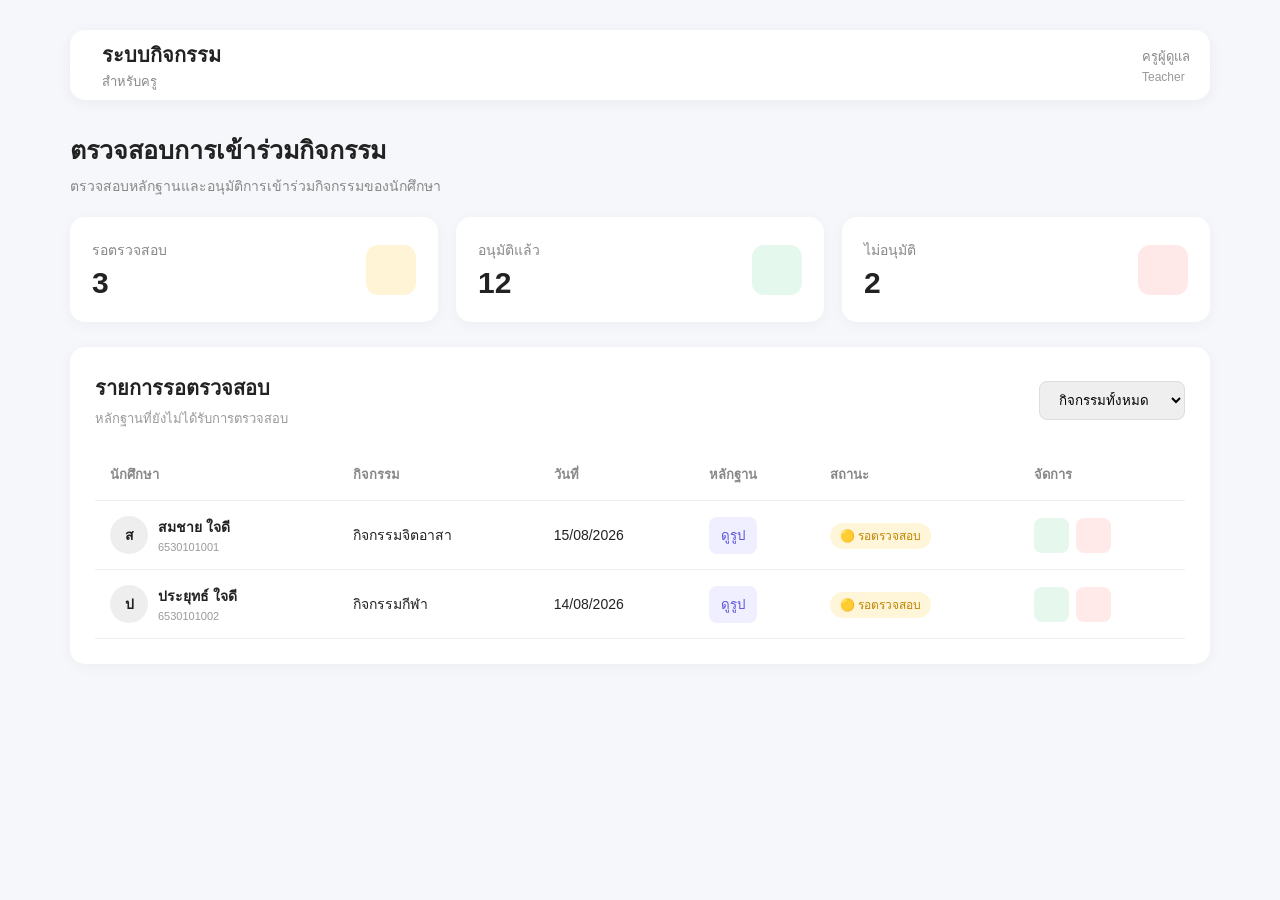
<file: index.html>
<!DOCTYPE html>
<html lang="th">

<head>
    <meta charset="UTF-8">
    <meta name="viewport" content="width=device-width, initial-scale=1.0">

    <title>หน้าครู | ระบบกิจกรรม</title>

    <link rel="stylesheet" href="teacher.css">

    <!-- Flaticon -->
    <link rel="stylesheet"
        href="https://cdn-uicons.flaticon.com/4.0.0/uicons-regular-rounded/css/uicons-regular-rounded.css">
</head>

<body>

    <div class="container">

        <!-- Header -->
        <header class="header">

            <div class="header-left">
                <i class="fi fi-rr-graduation-cap"></i>

                <div>
                    <h1>ระบบกิจกรรม</h1>
                    <p>สำหรับครู</p>
                </div>
            </div>

            <div class="teacher-info">
                <i class="fi fi-rr-user"></i>

                <div>
                    <p>ครูผู้ดูแล</p>
                    <span>Teacher</span>
                </div>
            </div>

        </header>


        <!-- Title -->
        <div class="page-title">

            <div>
                <h2>ตรวจสอบการเข้าร่วมกิจกรรม</h2>

                <p>
                    ตรวจสอบหลักฐานและอนุมัติการเข้าร่วมกิจกรรมของนักศึกษา
                </p>
            </div>

        </div>


        <!-- Statistics -->
        <div class="stats">

            <div class="stat-box">

                <div>
                    <p>รอตรวจสอบ</p>
                    <h2>3</h2>
                </div>

                <div class="stat-icon waiting">
                    <i class="fi fi-rr-time-past"></i>
                </div>

            </div>


            <div class="stat-box">

                <div>
                    <p>อนุมัติแล้ว</p>
                    <h2>12</h2>
                </div>

                <div class="stat-icon approved">
                    <i class="fi fi-rr-check-circle"></i>
                </div>

            </div>


            <div class="stat-box">

                <div>
                    <p>ไม่อนุมัติ</p>
                    <h2>2</h2>
                </div>

                <div class="stat-icon rejected">
                    <i class="fi fi-rr-cross-circle"></i>
                </div>

            </div>

        </div>


        <!-- Pending -->
        <section class="content-box">

            <div class="content-header">

                <div>
                    <h2>รายการรอตรวจสอบ</h2>

                    <p>
                        หลักฐานที่ยังไม่ได้รับการตรวจสอบ
                    </p>
                </div>

                <div class="filter">

                    <select>
                        <option>กิจกรรมทั้งหมด</option>
                        <option>กิจกรรมจิตอาสา</option>
                        <option>กิจกรรมกีฬา</option>
                        <option>กิจกรรมอบรม</option>
                    </select>

                </div>

            </div>


            <!-- Table -->
            <div class="table-wrapper">

                <table>

                    <thead>

                        <tr>
                            <th>นักศึกษา</th>
                            <th>กิจกรรม</th>
                            <th>วันที่</th>
                            <th>หลักฐาน</th>
                            <th>สถานะ</th>
                            <th>จัดการ</th>
                        </tr>

                    </thead>


                    <tbody>

                        <tr>

                            <td>
                                <div class="student">

                                    <div class="avatar">
                                        ส
                                    </div>

                                    <div>
                                        <strong>สมชาย ใจดี</strong>
                                        <span>6530101001</span>
                                    </div>

                                </div>
                            </td>


                            <td>
                                กิจกรรมจิตอาสา
                            </td>


                            <td>
                                15/08/2026
                            </td>


                            <td>

                                <button class="view-btn">
                                    <i class="fi fi-rr-picture"></i>
                                    ดูรูป
                                </button>

                            </td>


                            <td>
                                <span class="status pending">
                                    🟡 รอตรวจสอบ
                                </span>
                            </td>


                            <td>

                                <div class="actions">

                                    <button class="approve">
                                        <i class="fi fi-rr-check"></i>
                                    </button>

                                    <button class="reject">
                                        <i class="fi fi-rr-cross"></i>
                                    </button>

                                </div>

                            </td>

                        </tr>


                        <tr>

                            <td>

                                <div class="student">

                                    <div class="avatar">
                                        ป
                                    </div>

                                    <div>
                                        <strong>ประยุทธ์ ใจดี</strong>
                                        <span>6530101002</span>
                                    </div>

                                </div>

                            </td>


                            <td>
                                กิจกรรมกีฬา
                            </td>


                            <td>
                                14/08/2026
                            </td>


                            <td>

                                <button class="view-btn">
                                    <i class="fi fi-rr-picture"></i>
                                    ดูรูป
                                </button>

                            </td>


                            <td>
                                <span class="status pending">
                                    🟡 รอตรวจสอบ
                                </span>
                            </td>


                            <td>

                                <div class="actions">

                                    <button class="approve">
                                        <i class="fi fi-rr-check"></i>
                                    </button>

                                    <button class="reject">
                                        <i class="fi fi-rr-cross"></i>
                                    </button>

                                </div>

                            </td>

                        </tr>


                    </tbody>

                </table>

            </div>

        </section>

    </div>

</body>

</html>
</file>
<file: teacher.css>
* {
    margin: 0;
    padding: 0;
    box-sizing: border-box;
}

body {
    font-family: "Kanit", sans-serif;
    background: #f6f7fb;
    color: #222;
}


/* Container */

.container {
    width: 100%;
    max-width: 1200px;
    margin: auto;
    padding: 30px;
}


/* Header */

.header {
    height: 70px;

    background: white;

    border-radius: 15px;

    padding: 15px 20px;

    display: flex;
    align-items: center;
    justify-content: space-between;

    box-shadow: 0 3px 15px rgba(0, 0, 0, 0.05);
}


.header-left {
    display: flex;
    align-items: center;
    gap: 12px;
}

.header-left > i {
    font-size: 30px;
}


.header h1 {
    font-size: 20px;
}

.header p {
    font-size: 13px;
    color: #888;
}


.teacher-info {
    display: flex;
    align-items: center;
    gap: 10px;
}

.teacher-info > i {
    font-size: 25px;
}

.teacher-info span {
    font-size: 12px;
    color: #999;
}


/* Title */

.page-title {
    margin: 30px 0 20px;
}

.page-title h2 {
    font-size: 25px;
    margin-bottom: 5px;
}

.page-title p {
    color: #888;
    font-size: 14px;
}


/* Stats */

.stats {
    display: grid;

    grid-template-columns:
        repeat(3, 1fr);

    gap: 18px;

    margin-bottom: 25px;
}


.stat-box {
    background: white;

    padding: 22px;

    border-radius: 15px;

    display: flex;
    align-items: center;
    justify-content: space-between;

    box-shadow:
        0 3px 15px rgba(0, 0, 0, 0.04);
}


.stat-box p {
    color: #888;
    font-size: 14px;
}

.stat-box h2 {
    font-size: 30px;
    margin-top: 5px;
}


.stat-icon {
    width: 50px;
    height: 50px;

    border-radius: 12px;

    display: flex;
    align-items: center;
    justify-content: center;

    font-size: 22px;
}


.waiting {
    background: #fff4d6;
}

.approved {
    background: #e5f8ed;
}

.rejected {
    background: #ffe8e8;
}


/* Content */

.content-box {
    background: white;

    border-radius: 15px;

    padding: 25px;

    box-shadow:
        0 3px 15px rgba(0, 0, 0, 0.04);
}


.content-header {
    display: flex;
    justify-content: space-between;
    align-items: center;

    margin-bottom: 20px;
}

.content-header h2 {
    font-size: 20px;
}

.content-header p {
    color: #999;
    font-size: 13px;
    margin-top: 4px;
}


/* Filter */

.filter select {
    padding: 10px 15px;

    border: 1px solid #ddd;

    border-radius: 8px;

    outline: none;
}


/* Table */

.table-wrapper {
    overflow-x: auto;
}


table {
    width: 100%;

    border-collapse: collapse;
}


th {
    text-align: left;

    font-size: 13px;

    color: #888;

    padding: 15px;

    border-bottom: 1px solid #eee;
}


td {
    padding: 15px;

    border-bottom: 1px solid #eee;

    font-size: 14px;
}


/* Student */

.student {
    display: flex;

    align-items: center;

    gap: 10px;
}


.avatar {
    width: 38px;
    height: 38px;

    border-radius: 50%;

    background: #eee;

    display: flex;
    align-items: center;
    justify-content: center;

    font-weight: bold;
}


.student strong {
    display: block;
}

.student span {
    font-size: 11px;
    color: #999;
}


/* Status */

.status {
    padding: 6px 10px;

    border-radius: 20px;

    font-size: 12px;
}

.pending {
    background: #fff5d8;

    color: #bd8500;
}


/* View */

.view-btn {
    border: none;

    background: #f0efff;

    color: #5d55dc;

    padding: 8px 12px;

    border-radius: 8px;

    cursor: pointer;
}


/* Actions */

.actions {
    display: flex;

    gap: 7px;
}


.actions button {
    width: 35px;
    height: 35px;

    border: none;

    border-radius: 8px;

    cursor: pointer;

    display: flex;

    align-items: center;

    justify-content: center;
}


.approve {
    background: #e6f7ed;

    color: #20a45b;
}


.reject {
    background: #ffe9e9;

    color: #e05252;
}


button:hover {
    opacity: 0.8;
}


/* Responsive */

@media (max-width: 800px) {

    .stats {
        grid-template-columns: 1fr;
    }

    .content-header {
        flex-direction: column;

        align-items: flex-start;

        gap: 15px;
    }

}
</file>
